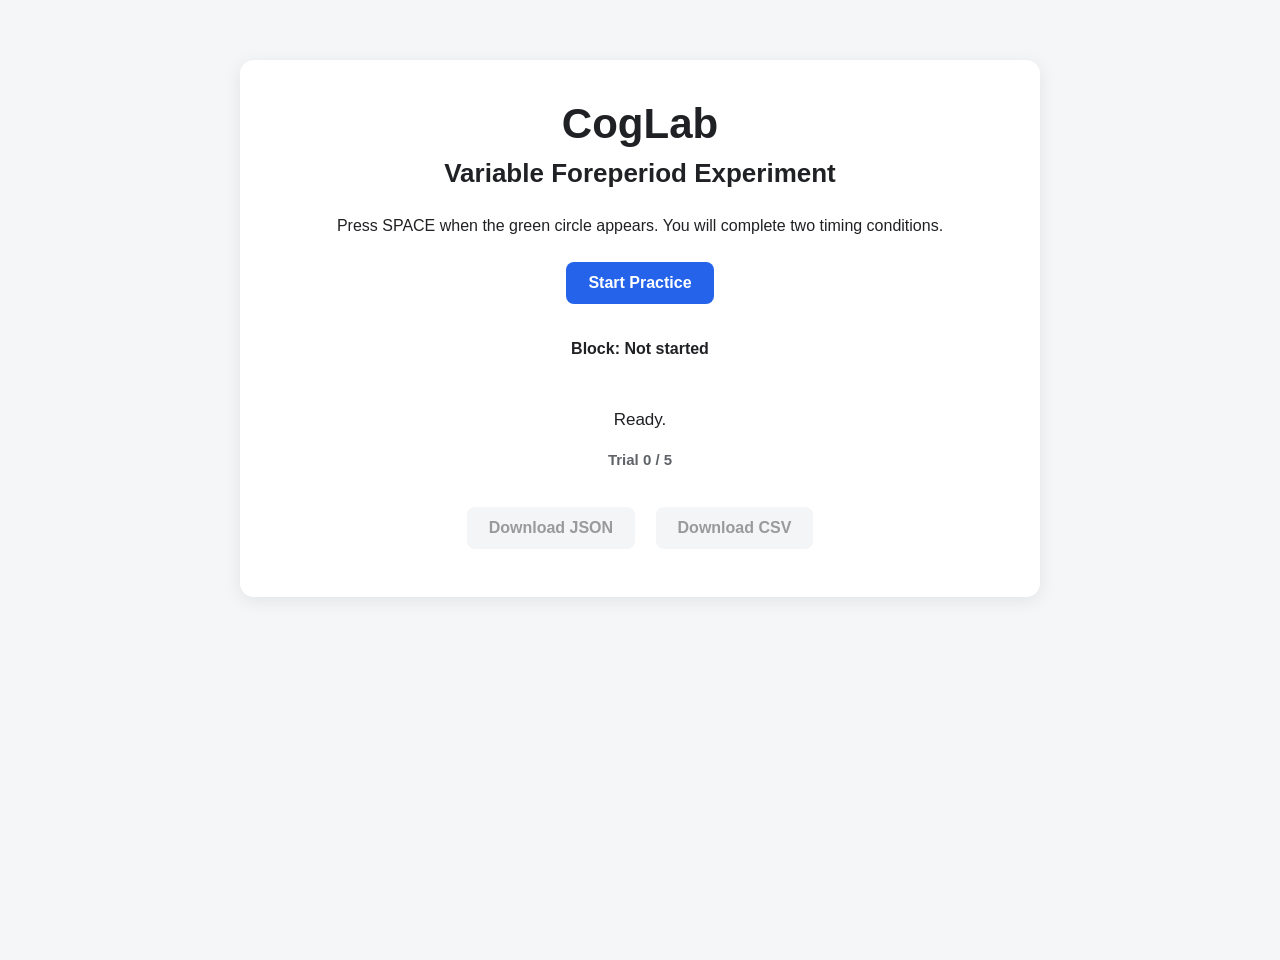
<file: index.html>
<!DOCTYPE html>
<html lang="en">
<head>
    <meta charset="UTF-8">
    <meta name="viewport" content="width=device-width, initial-scale=1.0">

    <title>CogLab</title>

    <link rel="stylesheet" href="style.css">
</head>

<body>

    <main class="container">

        <h1>CogLab</h1>

        <h2>Variable Foreperiod Experiment</h2>

        <p>
        Press SPACE when the green circle appears.
        You will complete two timing conditions.
        </p>

        <button id="startButton">
            Start Practice
        </button>

        <div id="stimulus" class="stimulus hidden"></div>

        <p id="conditionInfo">
        Block: Not started
        </p>

        <p id="status">
            Ready.
        </p>

        <p id="progress">
        Trial 0 / 5
        </p>

        <ul id="resultsList"></ul>
                
        <button id="downloadJsonButton" disabled>
        Download JSON
        </button>
        
        <button id="downloadCsvButton" disabled>
        Download CSV
        </button>
    </main>

    <script src="app.js"></script>

</body>
</html>
</file>
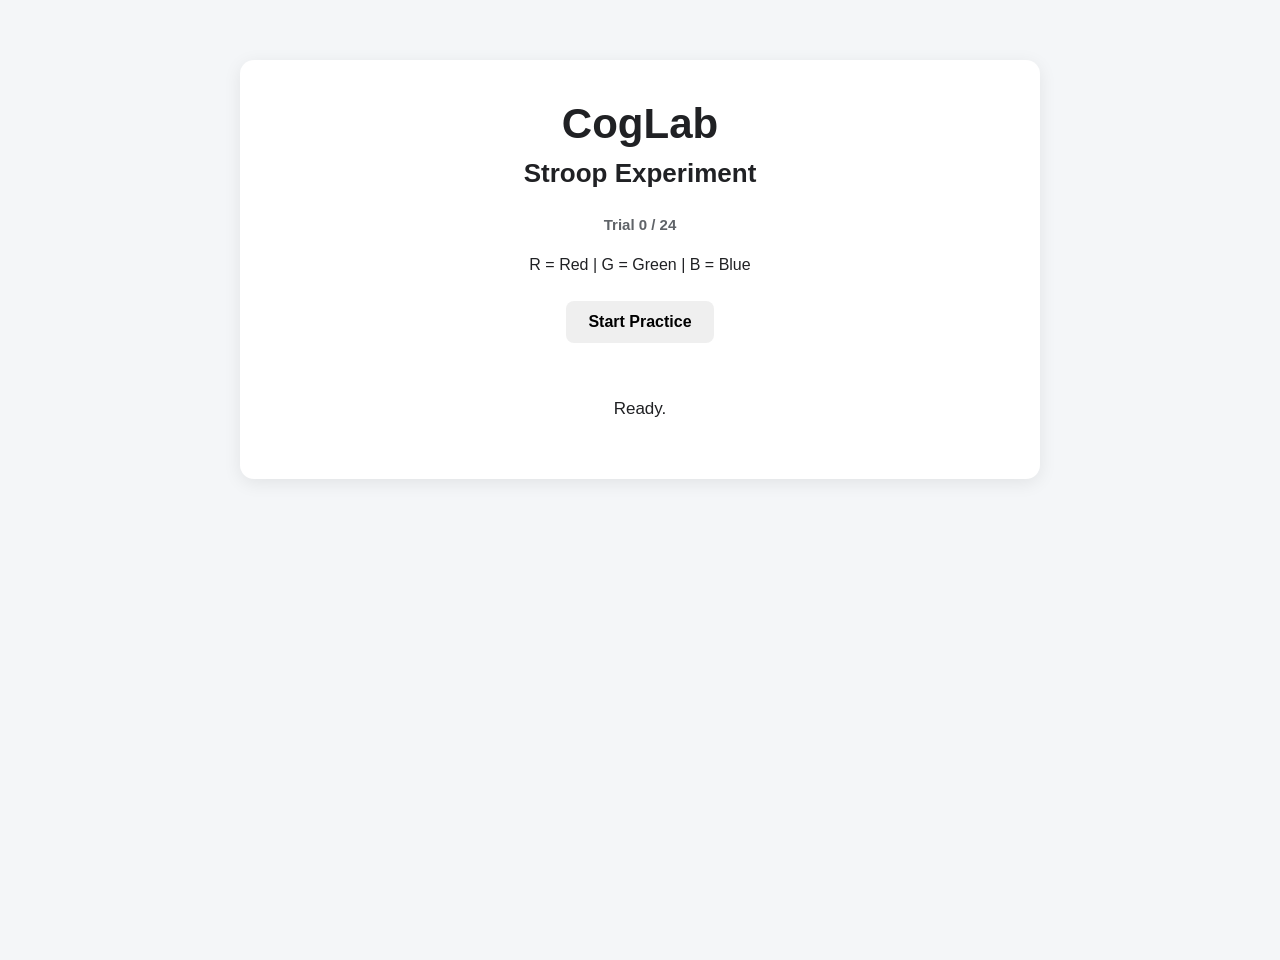
<file: stroop.html>
<!DOCTYPE html>
<html lang="en">

<head>
    <meta charset="UTF-8">

    <meta name="viewport"
          content="width=device-width, initial-scale=1.0">

    <title>CogLab - Stroop Experiment</title>

    <link rel="stylesheet" href="style.css">
</head>

<body>

    <main class="container">

        <h1>CogLab</h1>

        <h2>Stroop Experiment</h2>

        <p id="progress">
        Trial 0 / 24
        </p>

        <p>
            R = Red |
            G = Green |
            B = Blue
        </p>

        <button id="startStroopButton">
            Start Practice
        </button>

        <div
            id="wordStimulus"
            class="stroop-word hidden">
        </div>

        <p id="status">
            Ready.
        </p>
       <section
            id="statistics"
            class="hidden"
            aria-label="Experiment statistics"
        >

            <h3>Experiment Statistics</h3>

            <p
                id="statisticsContent"
                style="white-space: pre-line;"
            ></p>

        </section>

        <ul id="resultsList"></ul>

        <div id="exportControls" class="hidden">

            <button
                id="downloadStroopJson"
                type="button"
            >
                Download JSON
            </button>

            <button
                id="downloadStroopCsv"
                type="button"
            >
                Download CSV
            </button>

        </div>
    </main>

    <script src="stroop.js"></script>

</body>

</html>
</file>
<file: style.css>
/* ======================================================
   GENERAL PAGE
====================================================== */

body {
    margin: 0;
    min-height: 100vh;

    font-family:
        -apple-system,
        BlinkMacSystemFont,
        "Segoe UI",
        Arial,
        sans-serif;

    background-color: #f4f6f8;
    color: #202124;
}


/* ======================================================
   MAIN CONTAINER
====================================================== */

.container {
    width: 90%;
    max-width: 720px;

    margin: 60px auto;
    padding: 40px;

    background-color: white;

    border-radius: 14px;

    box-shadow:
        0 4px 18px
        rgba(0, 0, 0, 0.08);

    text-align: center;
}


/* ======================================================
   HEADINGS
====================================================== */

h1 {
    margin-top: 0;
    margin-bottom: 10px;

    font-size: 42px;
}

h2 {
    margin-top: 0;
    margin-bottom: 25px;

    font-size: 26px;
    font-weight: 600;
}


/* ======================================================
   TEXT
====================================================== */

p {
    line-height: 1.5;
}

#conditionInfo {
    margin-top: 25px;

    font-weight: 600;
}

#status {
    margin-top: 20px;

    min-height: 40px;

    white-space: pre-line;

    font-size: 17px;
}

#progress {
    font-size: 15px;
    font-weight: 600;

    color: #5f6368;
}


/* ======================================================
   BUTTONS
====================================================== */

button {
    padding: 12px 22px;
    margin: 8px;

    border: none;
    border-radius: 8px;

    font-size: 16px;
    font-weight: 600;

    cursor: pointer;

    transition:
        transform 0.15s ease,
        opacity 0.15s ease;
}

button:hover:not(:disabled) {
    transform: translateY(-1px);
}

button:active:not(:disabled) {
    transform: translateY(0);
}

button:disabled {
    opacity: 0.45;
    cursor: not-allowed;
}

#startButton {
    background-color: #2563eb;
    color: white;
}

#downloadJsonButton,
#downloadCsvButton {
    margin-top: 20px;

    background-color: #e8eaed;
    color: #202124;
}


/* ======================================================
   STIMULUS
====================================================== */

.stimulus {
    width: 120px;
    height: 120px;

    margin: 45px auto;

    background-color: #22c55e;

    border-radius: 50%;

    box-shadow:
        0 0 0 8px
        rgba(34, 197, 94, 0.10);
}

.hidden {
    display: none;
}


/* ======================================================
   TRIAL RESULTS
====================================================== */

#resultsList {
    max-height: 280px;

    margin: 25px 0 0;
    padding: 15px;

    overflow-y: auto;

    list-style: none;

    background-color: #f8f9fa;

    border: 1px solid #e5e7eb;
    border-radius: 8px;

    text-align: left;
}

#resultsList:empty {
    display: none;
}

#resultsList li {
    padding: 7px 5px;

    border-bottom:
        1px solid #e5e7eb;

    font-size: 14px;
}

#resultsList li:last-child {
    border-bottom: none;
}


/* ======================================================
   SMALL SCREENS
====================================================== */

@media (max-width: 600px) {

    .container {
        width: auto;

        margin: 20px;
        padding: 25px;
    }

    h1 {
        font-size: 34px;
    }

    h2 {
        font-size: 22px;
    }

    button {
        width: 100%;

        margin-left: 0;
        margin-right: 0;
    }
}
/* =========================
   STROOP EXPERIMENT
========================= */

.stroop-word {
    font-size: 64px;
    font-weight: 800;

    margin: 50px auto;

    text-align: center;

    min-height: 80px;
}
/* ========================================
   STROOP STATISTICS
======================================== */

#statistics {
    max-width: 640px;
    margin: 30px auto;
    padding: 28px;

    background-color: #f8fafc;

    border: 1px solid #e2e8f0;
    border-radius: 16px;

    text-align: center;
}

#statistics h3 {
    margin-top: 0;
    margin-bottom: 24px;

    font-size: 22px;
    color: #1e293b;
}

#statisticsContent {
    font-size: 16px;
    line-height: 1.8;

    color: #334155;
}
</file>
